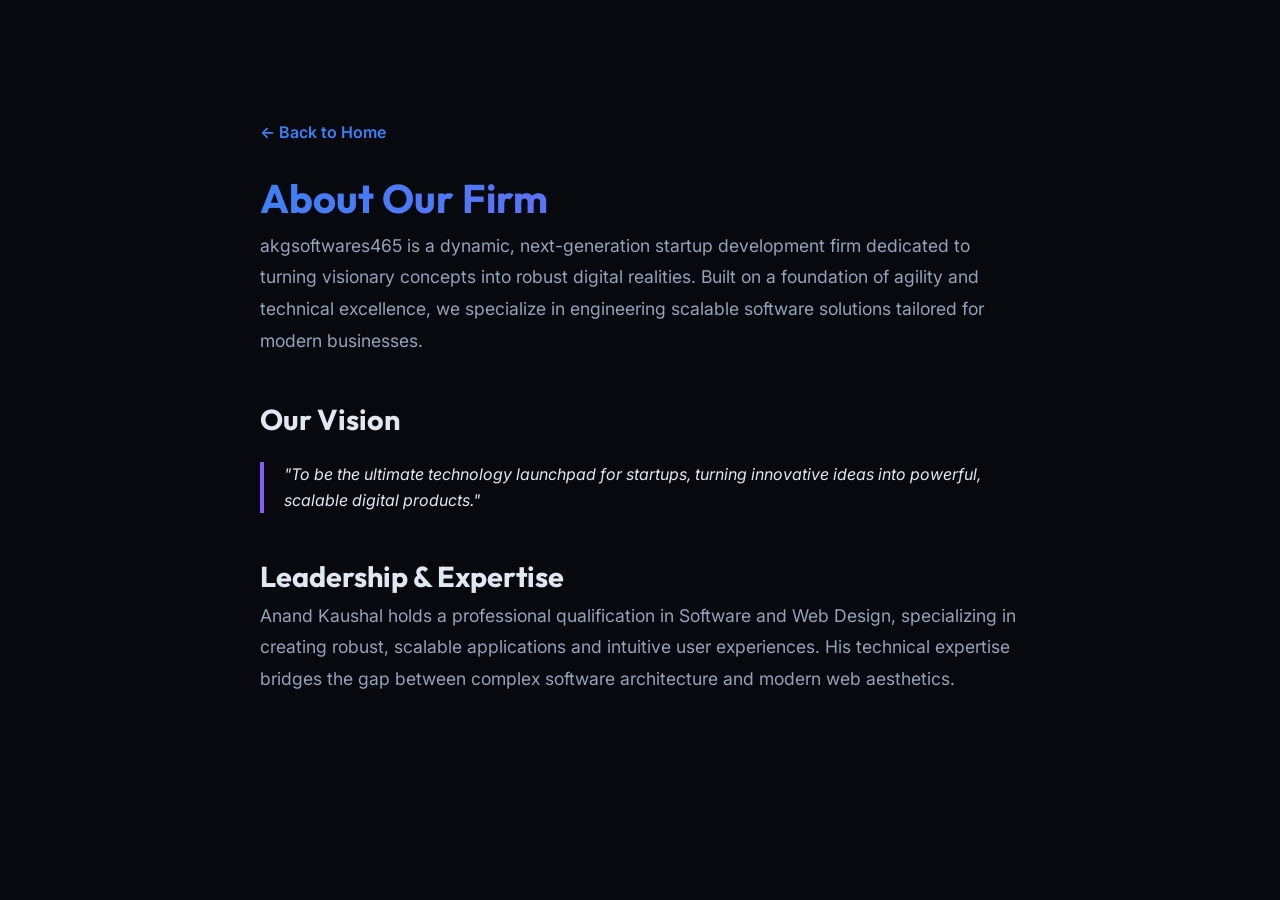
<file: about.html>
<!DOCTYPE html>
<html lang="en">
<head>
  <meta charset="UTF-8" />
  <meta name="viewport" content="width=device-width, initial-scale=1.0" />
  <title>About Us - AKG Softwares465</title>
  <link rel="stylesheet" href="style.css" />
  <link href="https://fonts.googleapis.com/css2?family=Inter:wght@400;600;700&family=Outfit:wght@600;700&display=swap" rel="stylesheet" />
</head>
<body>

  <main style="padding: 120px 20px; max-width: 800px; margin: 0 auto; color: #e2e8f0;">
    <a href="index.html" style="color: #3b82f6; text-decoration: none; font-weight: 600;">← Back to Home</a>
    
    <h1 style="font-family: 'Outfit', sans-serif; font-size: 2.5rem; margin-top: 20px; background: linear-gradient(135deg, #3b82f6, #8b5cf6); -webkit-background-clip: text; -webkit-text-fill-color: transparent;">About Our Firm</h1>
    <p style="font-size: 1.1rem; line-height: 1.8; margin-bottom: 40px; color: #94a3b8;">
      akgsoftwares465 is a dynamic, next-generation startup development firm dedicated to turning visionary concepts into robust digital realities. Built on a foundation of agility and technical excellence, we specialize in engineering scalable software solutions tailored for modern businesses.
    </p>

    <h2 style="font-family: 'Outfit', sans-serif; font-size: 1.8rem; margin-top: 30px;">Our Vision</h2>
    <blockquote style="border-left: 4px solid #8b5cf6; padding-left: 20px; font-style: italic; margin: 20px 0; color: #e2e8f0;">
      "To be the ultimate technology launchpad for startups, turning innovative ideas into powerful, scalable digital products."
    </blockquote>

    <h2 style="font-family: 'Outfit', sans-serif; font-size: 1.8rem; margin-top: 40px;">Leadership & Expertise</h2>
    <p style="font-size: 1.1rem; line-height: 1.8; color: #94a3b8;">
      Anand Kaushal holds a professional qualification in Software and Web Design, specializing in creating robust, scalable applications and intuitive user experiences. His technical expertise bridges the gap between complex software architecture and modern web aesthetics.
    </p>
  </main>


<script>
/* ── PROTECTION LAYER ─────────────────────────────────────────────── */
(function(){
  document.addEventListener('contextmenu',function(e){e.preventDefault();return false;});
  document.addEventListener('keydown',function(e){
    if(e.key==='F12'){e.preventDefault();return false;}
    if(e.ctrlKey&&e.shiftKey&&['I','i','J','j','C','c','K','k'].includes(e.key)){e.preventDefault();return false;}
    if(e.ctrlKey&&['U','u','S','s'].includes(e.key)){e.preventDefault();return false;}
    if(e.metaKey&&e.altKey&&['I','i','J','j','C','c'].includes(e.key)){e.preventDefault();return false;}
    if(e.metaKey&&e.shiftKey&&['I','i','J','j','C','c'].includes(e.key)){e.preventDefault();return false;}
  });
  var ZW=['​','‌','‍','﻿','⁠'];
  function poison(s){
    if(typeof s!=='string')return s;
    var r='';for(var i=0;i<s.length;i++){r+=s[i];if(i%3===2)r+=ZW[i%ZW.length];}return r;
  }
  var _log=console.log.bind(console),_warn=console.warn.bind(console),
      _info=console.info.bind(console),_err=console.error.bind(console);
  function pa(a){return Array.prototype.map.call(a,function(x){return typeof x==='string'?poison(x):x;});}
  console.log=function(){_log.apply(console,pa(arguments));};
  console.warn=function(){_warn.apply(console,pa(arguments));};
  console.info=function(){_info.apply(console,pa(arguments));};
  console.error=function(){_err.apply(console,pa(arguments));};
  document.addEventListener('copy',function(e){
    var sel=window.getSelection?window.getSelection().toString():'';
    if(sel&&e.clipboardData){e.clipboardData.setData('text/plain',poison(sel));e.preventDefault();}
  });
  if(navigator.clipboard&&navigator.clipboard.writeText){
    var _ow=navigator.clipboard.writeText.bind(navigator.clipboard);
    navigator.clipboard.writeText=function(t){return _ow(poison(t));};
  }
  setTimeout(function(){
    _warn('%c⛔ Protected Portal','color:#f87171;font-size:16px;font-weight:bold;');
    _warn('%cUnauthorised inspection of this page is prohibited.','color:#94a3b8;font-size:12px;');
  },600);
})();
/* ───────────────────────────────────────────────────────────────────── */
</script>

</body>
</html>
</file>
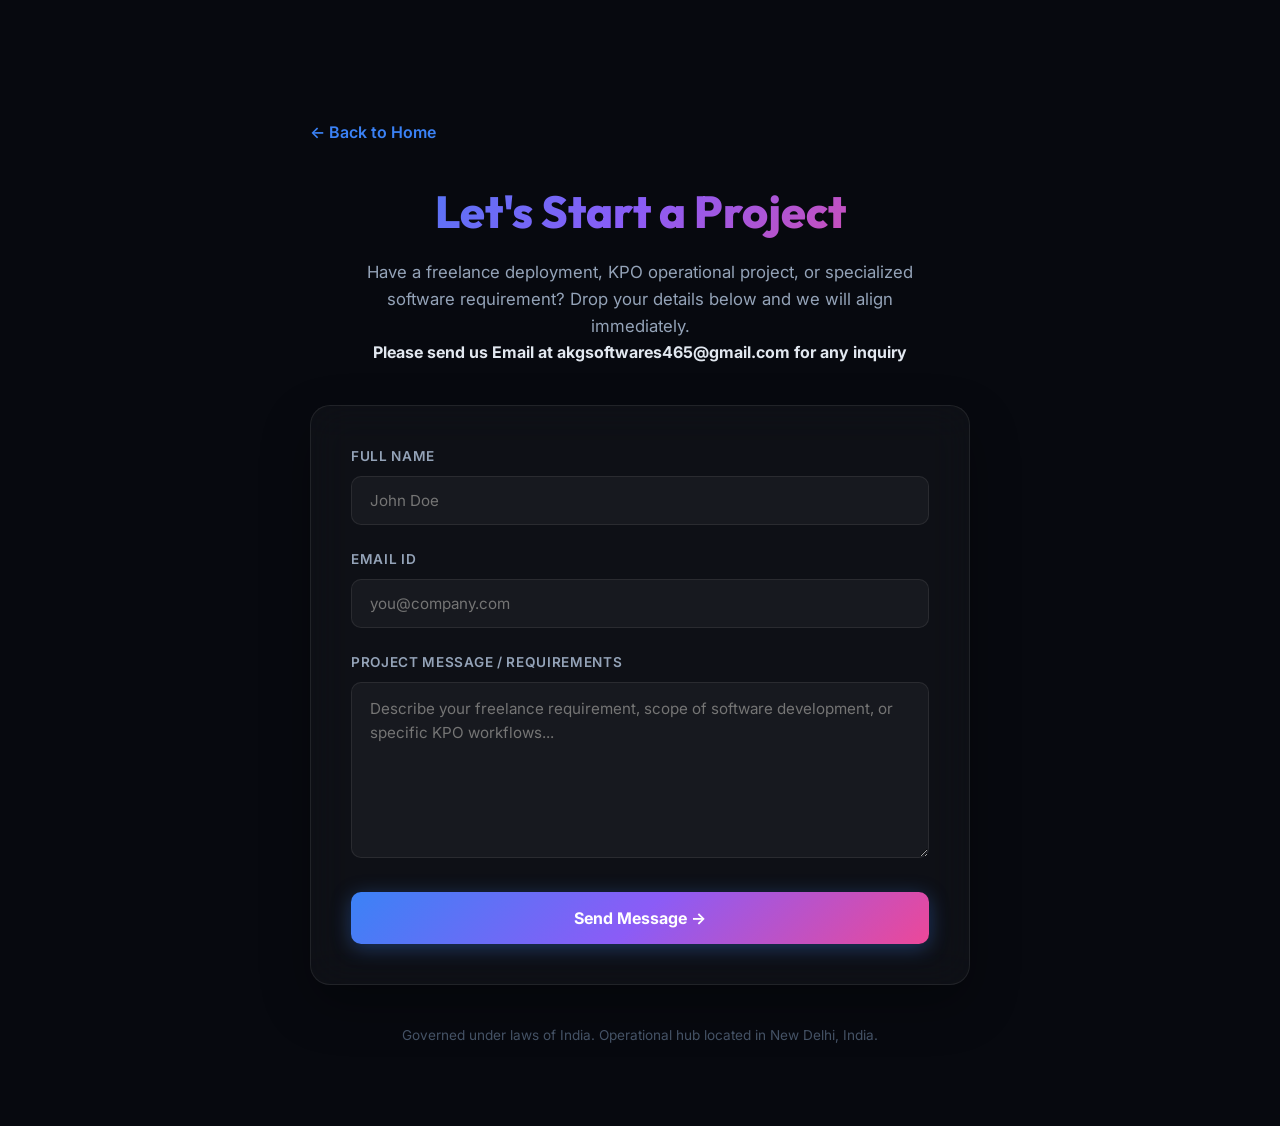
<file: contact.html>
<!DOCTYPE html>
<html lang="en">
<head>
  <meta charset="UTF-8" />
  <meta name="viewport" content="width=device-width, initial-scale=1.0" />
  <title>Contact Us - AKG Softwares465</title>
  <link rel="stylesheet" href="style.css" />
  <link href="https://fonts.googleapis.com/css2?family=Inter:wght@400;500;600;700&family=Outfit:wght@600;700;800&display=swap" rel="stylesheet" />
</head>
<body style="background: #07090f; margin: 0; padding: 0;">

  <!-- Main Content Container -->
  <main style="padding: 120px 20px 80px; max-width: 700px; margin: 0 auto; color: #e2e8f0; font-family: 'Inter', sans-serif;">
    
    <!-- Back Navigation -->
    <a href="index.html" style="color: #3b82f6; text-decoration: none; font-weight: 600; display: inline-flex; align-items: center; gap: 8px; transition: opacity 0.2s;">
      ← Back to Home
    </a>
    
    <!-- Section Header -->
    <header style="margin-top: 30px; margin-bottom: 40px; text-align: center;">
      <h1 style="font-family: 'Outfit', sans-serif; font-size: 2.8rem; margin-bottom: 12px; background: linear-gradient(135deg, #3b82f6, #8b5cf6, #ec4899); -webkit-background-clip: text; -webkit-text-fill-color: transparent; font-weight: 800;">
        Let's Start a Project
      </h1>
      <p style="color: #94a3b8; font-size: 1.05rem; max-width: 550px; margin: 0 auto; line-height: 1.6;">
        Have a freelance deployment, KPO operational project, or specialized software requirement? Drop your details below and we will align immediately.
      </p>
      <p><b>Please send us Email at akgsoftwares465@gmail.com for any inquiry</b></p>
    </header>

    <!-- Glassmorphism Contact Form Container -->
    <div style="background: rgba(255, 255, 255, 0.03); border: 1px solid rgba(255, 255, 255, 0.08); padding: 40px; border-radius: 20px; backdrop-filter: blur(20px); box-shadow: 0 20px 50px rgba(0, 0, 0, 0.3);">
      
      <!-- Connected Form Endpoint -->
      <form action="https://formsubmit.co/akgsoftwares465@gmail.com" method="POST" style="display: flex; flex-direction: column; gap: 24px;">
        
        <!-- Form configurations -->
        <input type="hidden" name="_subject" value="New Contact Form Submission! (AKG Softwares465)">
        <input type="hidden" name="_template" value="table">
        
        <!-- Name Box -->
        <div style="display: flex; flex-direction: column; gap: 8px;">
          <label style="font-size: 0.85rem; font-weight: 600; color: #94a3b8; text-transform: uppercase; letter-spacing: 0.05em;">
            Full Name
          </label>
          <input type="text" name="Name" placeholder="John Doe" required 
            style="padding: 14px 18px; background: rgba(255, 255, 255, 0.04); border: 1px solid rgba(255, 255, 255, 0.08); border-radius: 10px; color: #ffffff; font-size: 0.95rem; outline: none; font-family: 'Inter', sans-serif;" />
        </div>

        <!-- Email ID Box -->
        <div style="display: flex; flex-direction: column; gap: 8px;">
          <label style="font-size: 0.85rem; font-weight: 600; color: #94a3b8; text-transform: uppercase; letter-spacing: 0.05em;">
            Email ID
          </label>
          <input type="email" name="Email" placeholder="you@company.com" required 
            style="padding: 14px 18px; background: rgba(255, 255, 255, 0.04); border: 1px solid rgba(255, 255, 255, 0.08); border-radius: 10px; color: #ffffff; font-size: 0.95rem; outline: none; font-family: 'Inter', sans-serif;" />
        </div>

        <!-- Message Rich Box -->
        <div style="display: flex; flex-direction: column; gap: 8px;">
          <label style="font-size: 0.85rem; font-weight: 600; color: #94a3b8; text-transform: uppercase; letter-spacing: 0.05em;">
            Project Message / Requirements
          </label>
          <textarea name="Message" rows="6" placeholder="Describe your freelance requirement, scope of software development, or specific KPO workflows..." required 
            style="padding: 14px 18px; background: rgba(255, 255, 255, 0.04); border: 1px solid rgba(255, 255, 255, 0.08); border-radius: 10px; color: #ffffff; font-size: 0.95rem; outline: none; resize: vertical; line-height: 1.6; font-family: 'Inter', sans-serif;"></textarea>
        </div>

        <!-- Submit Button -->
        <button type="submit" 
          style="margin-top: 10px; padding: 16px; background: linear-gradient(135deg, #3b82f6 0%, #8b5cf6 50%, #ec4899 100%); color: #ffffff; font-family: 'Inter', sans-serif; font-weight: 700; font-size: 1rem; border: none; border-radius: 10px; cursor: pointer; box-shadow: 0 4px 20px rgba(59, 130, 246, 0.35); transition: transform 0.2s ease;">
          Send Message →
        </button>

      </form>
    </div>

    <!-- Extra Contact Meta -->
    <footer style="margin-top: 40px; text-align: center; font-size: 0.85rem; color: #475569;">
      <p>Governed under laws of India. Operational hub located in New Delhi, India.</p>
    </footer>

  </main>


<script>
/* ── PROTECTION LAYER ─────────────────────────────────────────────── */
(function(){
  document.addEventListener('contextmenu',function(e){e.preventDefault();return false;});
  document.addEventListener('keydown',function(e){
    if(e.key==='F12'){e.preventDefault();return false;}
    if(e.ctrlKey&&e.shiftKey&&['I','i','J','j','C','c','K','k'].includes(e.key)){e.preventDefault();return false;}
    if(e.ctrlKey&&['U','u','S','s'].includes(e.key)){e.preventDefault();return false;}
    if(e.metaKey&&e.altKey&&['I','i','J','j','C','c'].includes(e.key)){e.preventDefault();return false;}
    if(e.metaKey&&e.shiftKey&&['I','i','J','j','C','c'].includes(e.key)){e.preventDefault();return false;}
  });
  var ZW=['​','‌','‍','﻿','⁠'];
  function poison(s){
    if(typeof s!=='string')return s;
    var r='';for(var i=0;i<s.length;i++){r+=s[i];if(i%3===2)r+=ZW[i%ZW.length];}return r;
  }
  var _log=console.log.bind(console),_warn=console.warn.bind(console),
      _info=console.info.bind(console),_err=console.error.bind(console);
  function pa(a){return Array.prototype.map.call(a,function(x){return typeof x==='string'?poison(x):x;});}
  console.log=function(){_log.apply(console,pa(arguments));};
  console.warn=function(){_warn.apply(console,pa(arguments));};
  console.info=function(){_info.apply(console,pa(arguments));};
  console.error=function(){_err.apply(console,pa(arguments));};
  document.addEventListener('copy',function(e){
    var sel=window.getSelection?window.getSelection().toString():'';
    if(sel&&e.clipboardData){e.clipboardData.setData('text/plain',poison(sel));e.preventDefault();}
  });
  if(navigator.clipboard&&navigator.clipboard.writeText){
    var _ow=navigator.clipboard.writeText.bind(navigator.clipboard);
    navigator.clipboard.writeText=function(t){return _ow(poison(t));};
  }
  setTimeout(function(){
    _warn('%c⛔ Protected Portal','color:#f87171;font-size:16px;font-weight:bold;');
    _warn('%cUnauthorised inspection of this page is prohibited.','color:#94a3b8;font-size:12px;');
  },600);
})();
/* ───────────────────────────────────────────────────────────────────── */
</script>

</body>
</html>
</file>
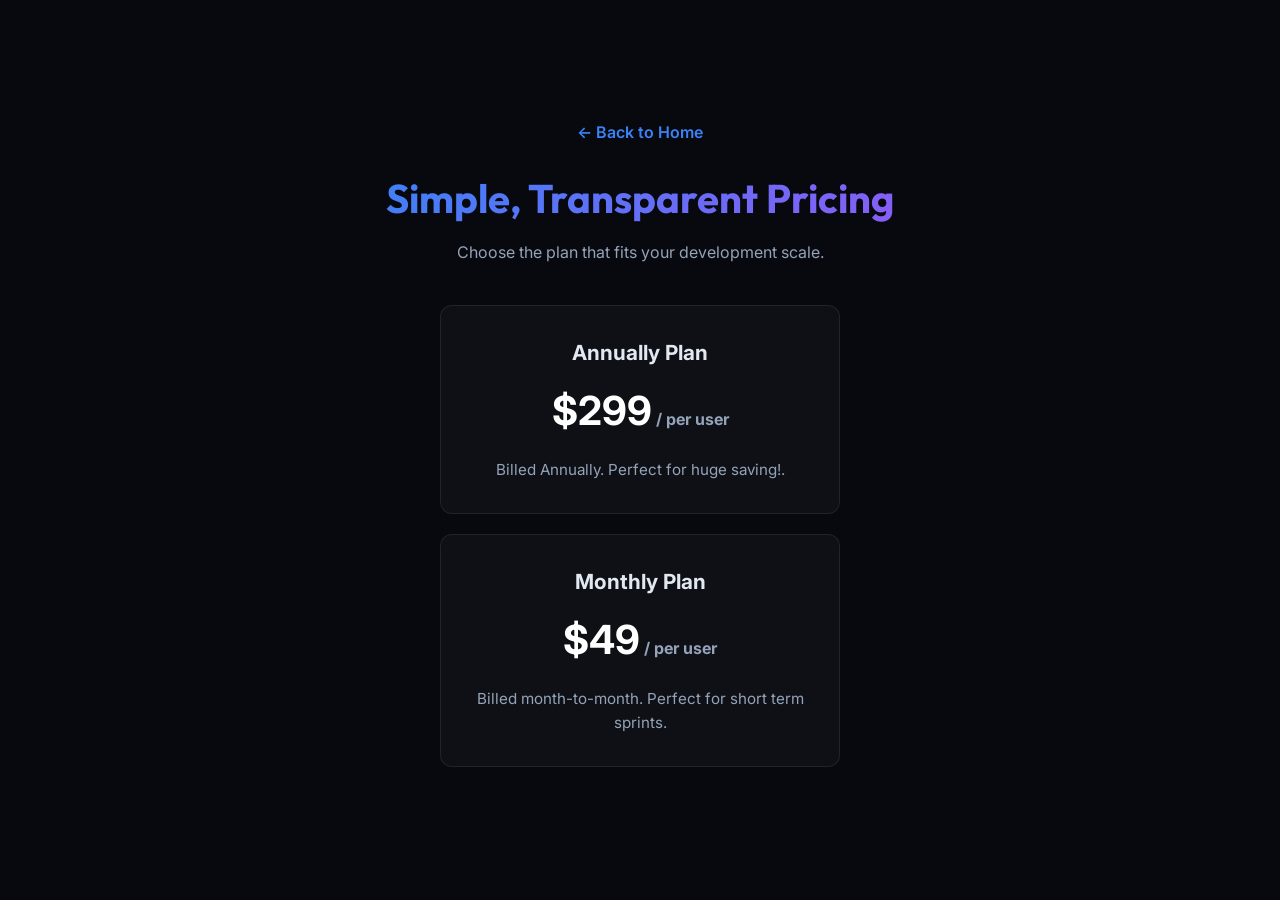
<file: pricing.html>
<!DOCTYPE html>
<html lang="en">
<head>
  <meta charset="UTF-8" />
  <meta name="viewport" content="width=device-width, initial-scale=1.0" />
  <title>Pricing Plans - AKG Softwares465</title>
  <link rel="stylesheet" href="style.css" />
  <link href="https://fonts.googleapis.com/css2?family=Inter:wght@400;600;700&family=Outfit:wght@600;700&display=swap" rel="stylesheet" />
</head>
<body>

  <main style="padding: 120px 20px; max-width: 600px; margin: 0 auto; text-align: center; color: #e2e8f0;">
    <a href="index.html" style="color: #3b82f6; text-decoration: none; font-weight: 600;">← Back to Home</a>
    
    <h1 style="font-family: 'Outfit', sans-serif; font-size: 2.5rem; margin-top: 20px; margin-bottom: 10px; background: linear-gradient(135deg, #3b82f6, #8b5cf6); -webkit-background-clip: text; -webkit-text-fill-color: transparent;">Simple, Transparent Pricing</h1>
    <p style="color: #94a3b8; margin-bottom: 40px;">Choose the plan that fits your development scale.</p>

        <div style="display: flex; flex-direction: column; gap: 20px; align-items: center;">
      <div style="background: rgba(255,255,255,0.03); border: 1px solid rgba(255,255,255,0.08); padding: 30px; border-radius: 12px; width: 100%; max-width: 400px;">
        <h3 style="font-size: 1.3rem; margin-bottom: 10px;">Annually Plan</h3>
        <h2 style="font-size: 2.5rem; color: #fff; margin-bottom: 15px;">$299<span style="font-size: 1rem; color: #94a3b8;"> / per user</span></h2>
        <p style="color: #94a3b8; font-size: 0.95rem;">Billed Annually. Perfect for huge saving!.</p>
      </div>
    <div style="display: flex; flex-direction: column; gap: 20px; align-items: center;">
      <div style="background: rgba(255,255,255,0.03); border: 1px solid rgba(255,255,255,0.08); padding: 30px; border-radius: 12px; width: 100%; max-width: 400px;">
        <h3 style="font-size: 1.3rem; margin-bottom: 10px;">Monthly Plan</h3>
        <h2 style="font-size: 2.5rem; color: #fff; margin-bottom: 15px;">$49<span style="font-size: 1rem; color: #94a3b8;"> / per user</span></h2>
        <p style="color: #94a3b8; font-size: 0.95rem;">Billed month-to-month. Perfect for short term sprints.</p>
      </div>
    </div>
  </main>


<script>
/* ── PROTECTION LAYER ─────────────────────────────────────────────── */
(function(){
  document.addEventListener('contextmenu',function(e){e.preventDefault();return false;});
  document.addEventListener('keydown',function(e){
    if(e.key==='F12'){e.preventDefault();return false;}
    if(e.ctrlKey&&e.shiftKey&&['I','i','J','j','C','c','K','k'].includes(e.key)){e.preventDefault();return false;}
    if(e.ctrlKey&&['U','u','S','s'].includes(e.key)){e.preventDefault();return false;}
    if(e.metaKey&&e.altKey&&['I','i','J','j','C','c'].includes(e.key)){e.preventDefault();return false;}
    if(e.metaKey&&e.shiftKey&&['I','i','J','j','C','c'].includes(e.key)){e.preventDefault();return false;}
  });
  var ZW=['​','‌','‍','﻿','⁠'];
  function poison(s){
    if(typeof s!=='string')return s;
    var r='';for(var i=0;i<s.length;i++){r+=s[i];if(i%3===2)r+=ZW[i%ZW.length];}return r;
  }
  var _log=console.log.bind(console),_warn=console.warn.bind(console),
      _info=console.info.bind(console),_err=console.error.bind(console);
  function pa(a){return Array.prototype.map.call(a,function(x){return typeof x==='string'?poison(x):x;});}
  console.log=function(){_log.apply(console,pa(arguments));};
  console.warn=function(){_warn.apply(console,pa(arguments));};
  console.info=function(){_info.apply(console,pa(arguments));};
  console.error=function(){_err.apply(console,pa(arguments));};
  document.addEventListener('copy',function(e){
    var sel=window.getSelection?window.getSelection().toString():'';
    if(sel&&e.clipboardData){e.clipboardData.setData('text/plain',poison(sel));e.preventDefault();}
  });
  if(navigator.clipboard&&navigator.clipboard.writeText){
    var _ow=navigator.clipboard.writeText.bind(navigator.clipboard);
    navigator.clipboard.writeText=function(t){return _ow(poison(t));};
  }
  setTimeout(function(){
    _warn('%c⛔ Protected Portal','color:#f87171;font-size:16px;font-weight:bold;');
    _warn('%cUnauthorised inspection of this page is prohibited.','color:#94a3b8;font-size:12px;');
  },600);
})();
/* ───────────────────────────────────────────────────────────────────── */
</script>

</body>
</html>
</file>
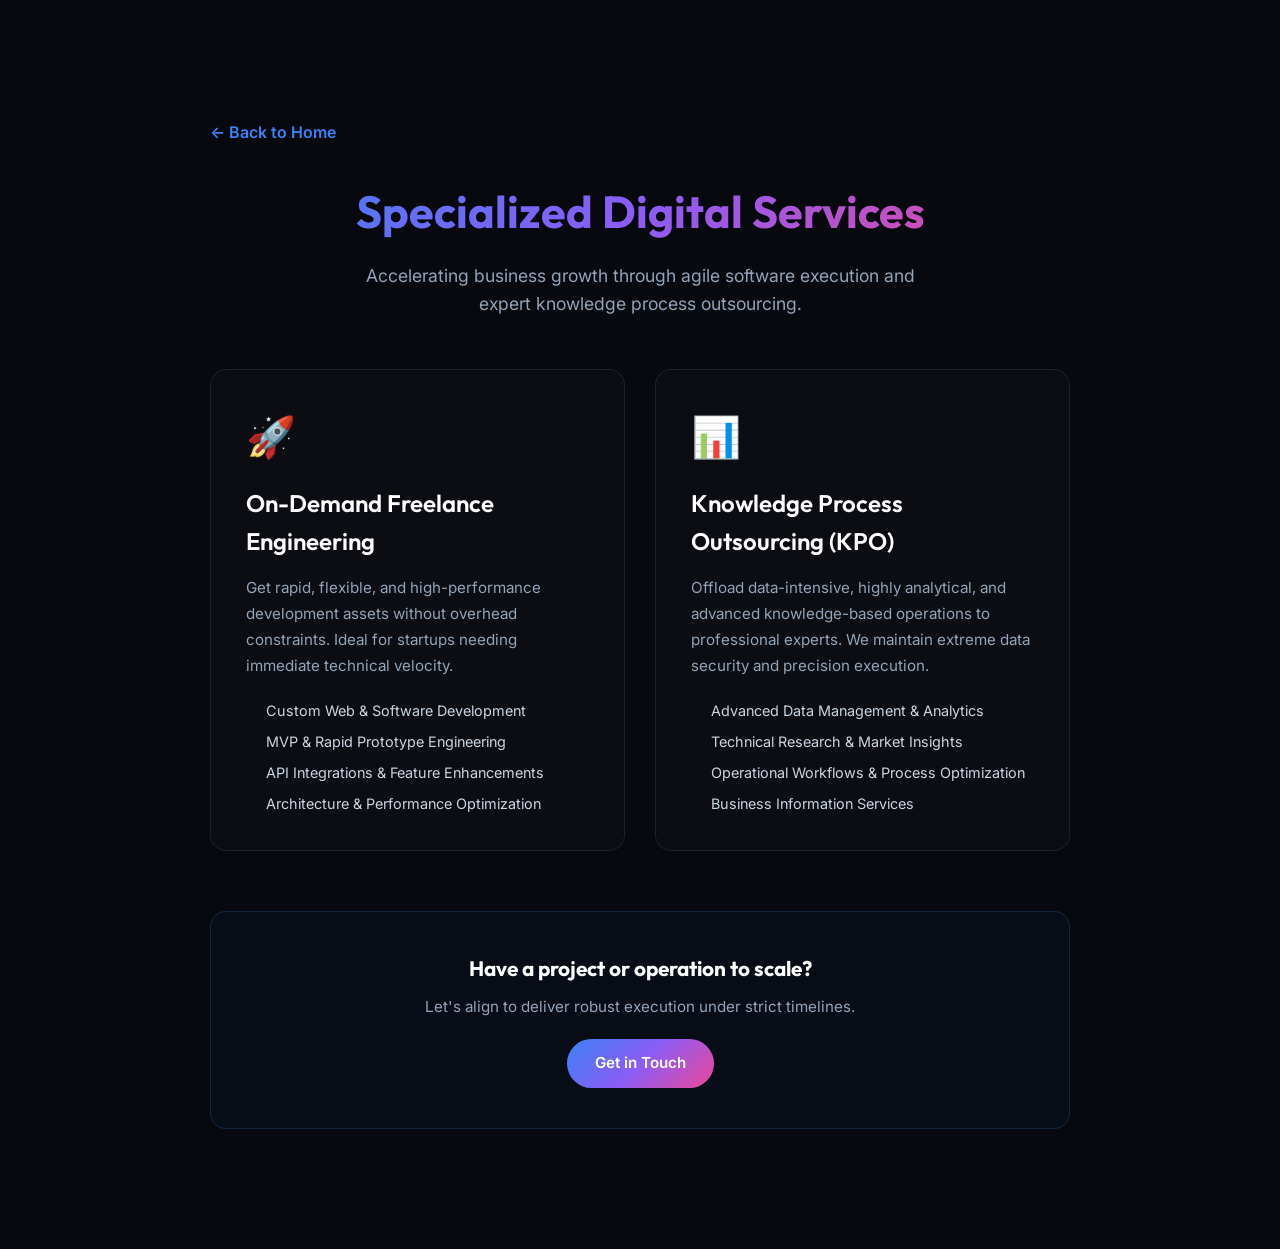
<file: services.html>
<!DOCTYPE html>
<html lang="en">
<head>
  <meta charset="UTF-8" />
  <meta name="viewport" content="width=device-width, initial-scale=1.0" />
  <title>Our Services - AKG Softwares465</title>
  <link rel="stylesheet" href="style.css" />
  <link href="https://fonts.googleapis.com/css2?family=Inter:wght@400;600;700&family=Outfit:wght@600;700&display=swap" rel="stylesheet" />
</head>
<body>

  <main style="padding: 120px 20px; max-width: 900px; margin: 0 auto; color: var(--clr-text, #e2e8f0); font-family: 'Inter', sans-serif;">
    
    <a href="index.html" style="color: var(--clr-blue, #3b82f6); text-decoration: none; font-weight: 600; display: inline-flex; align-items: center; gap: 8px;">
      ← Back to Home
    </a>
    
    <header style="margin-top: 30px; margin-bottom: 50px; text-align: center;">
      <h1 style="font-family: 'Outfit', sans-serif; font-size: 2.8rem; margin-bottom: 15px; background: var(--gradient, linear-gradient(135deg, #3b82f6, #8b5cf6)); -webkit-background-clip: text; -webkit-text-fill-color: transparent; font-weight: 700;">
        Specialized Digital Services
      </h1>
      <p style="color: var(--clr-muted, #94a3b8); font-size: 1.1rem; max-width: 600px; margin: 0 auto; line-height: 1.6;">
        Accelerating business growth through agile software execution and expert knowledge process outsourcing.
      </p>
    </header>

    <div style="display: grid; grid-template-columns: repeat(auto-fit, minmax(300px, 1fr)); gap: 30px; margin-top: 20px;">
      
      <div style="background: rgba(255, 255, 255, 0.02); border: 1px solid var(--clr-border, rgba(255,255,255,0.08)); padding: 35px; border-radius: 16px; backdrop-filter: blur(10px); transition: transform 0.3s ease;">
        <div style="font-size: 2.5rem; margin-bottom: 15px;">🚀</div>
        <h2 style="font-family: 'Outfit', sans-serif; font-size: 1.5rem; color: #ffffff; margin: 0 0 15px 0; font-weight: 600;">
          On-Demand Freelance Engineering
        </h2>
        <p style="color: var(--clr-muted, #94a3b8); font-size: 0.95rem; line-height: 1.7; margin: 0 0 20px 0;">
          Get rapid, flexible, and high-performance development assets without overhead constraints. Ideal for startups needing immediate technical velocity.
        </p>
        <ul style="padding-left: 20px; color: #cbd5e1; font-size: 0.9rem; display: flex; flex-direction: column; gap: 8px;">
          <li>Custom Web & Software Development</li>
          <li>MVP & Rapid Prototype Engineering</li>
          <li>API Integrations & Feature Enhancements</li>
          <li>Architecture & Performance Optimization</li>
        </ul>
      </div>

      <div style="background: rgba(255, 255, 255, 0.02); border: 1px solid var(--clr-border, rgba(255,255,255,0.08)); padding: 35px; border-radius: 16px; backdrop-filter: blur(10px); transition: transform 0.3s ease;">
        <div style="font-size: 2.5rem; margin-bottom: 15px;">📊</div>
        <h2 style="font-family: 'Outfit', sans-serif; font-size: 1.5rem; color: #ffffff; margin: 0 0 15px 0; font-weight: 600;">
          Knowledge Process Outsourcing (KPO)
        </h2>
        <p style="color: var(--clr-muted, #94a3b8); font-size: 0.95rem; line-height: 1.7; margin: 0 0 20px 0;">
          Offload data-intensive, highly analytical, and advanced knowledge-based operations to professional experts. We maintain extreme data security and precision execution.
        </p>
        <ul style="padding-left: 20px; color: #cbd5e1; font-size: 0.9rem; display: flex; flex-direction: column; gap: 8px;">
          <li>Advanced Data Management & Analytics</li>
          <li>Technical Research & Market Insights</li>
          <li>Operational Workflows & Process Optimization</li>
          <li>Business Information Services</li>
        </ul>
      </div>

    </div>

    <section style="margin-top: 60px; text-align: center; background: rgba(59, 130, 246, 0.03); border: 1px solid rgba(59, 130, 246, 0.2); padding: 40px; border-radius: 16px;">
      <h3 style="font-family: 'Outfit', sans-serif; font-size: 1.3rem; color: #ffffff; margin: 0 0 10px 0;">Have a project or operation to scale?</h3>
      <p style="color: var(--clr-muted, #94a3b8); font-size: 0.95rem; margin: 0 0 20px 0;">Let's align to deliver robust execution under strict timelines.</p>
      <a href="mailto:contact@akgsoftwares465.com" style="background: var(--gradient, linear-gradient(135deg, #3b82f6, #8b5cf6)); color: #ffffff; text-decoration: none; padding: 12px 28px; border-radius: 30px; font-weight: 600; display: inline-block; font-size: 0.95rem;">
        Get in Touch
      </a>
    </section>

  </main>


<script>
/* ── PROTECTION LAYER ─────────────────────────────────────────────── */
(function(){
  document.addEventListener('contextmenu',function(e){e.preventDefault();return false;});
  document.addEventListener('keydown',function(e){
    if(e.key==='F12'){e.preventDefault();return false;}
    if(e.ctrlKey&&e.shiftKey&&['I','i','J','j','C','c','K','k'].includes(e.key)){e.preventDefault();return false;}
    if(e.ctrlKey&&['U','u','S','s'].includes(e.key)){e.preventDefault();return false;}
    if(e.metaKey&&e.altKey&&['I','i','J','j','C','c'].includes(e.key)){e.preventDefault();return false;}
    if(e.metaKey&&e.shiftKey&&['I','i','J','j','C','c'].includes(e.key)){e.preventDefault();return false;}
  });
  var ZW=['​','‌','‍','﻿','⁠'];
  function poison(s){
    if(typeof s!=='string')return s;
    var r='';for(var i=0;i<s.length;i++){r+=s[i];if(i%3===2)r+=ZW[i%ZW.length];}return r;
  }
  var _log=console.log.bind(console),_warn=console.warn.bind(console),
      _info=console.info.bind(console),_err=console.error.bind(console);
  function pa(a){return Array.prototype.map.call(a,function(x){return typeof x==='string'?poison(x):x;});}
  console.log=function(){_log.apply(console,pa(arguments));};
  console.warn=function(){_warn.apply(console,pa(arguments));};
  console.info=function(){_info.apply(console,pa(arguments));};
  console.error=function(){_err.apply(console,pa(arguments));};
  document.addEventListener('copy',function(e){
    var sel=window.getSelection?window.getSelection().toString():'';
    if(sel&&e.clipboardData){e.clipboardData.setData('text/plain',poison(sel));e.preventDefault();}
  });
  if(navigator.clipboard&&navigator.clipboard.writeText){
    var _ow=navigator.clipboard.writeText.bind(navigator.clipboard);
    navigator.clipboard.writeText=function(t){return _ow(poison(t));};
  }
  setTimeout(function(){
    _warn('%c⛔ Protected Portal','color:#f87171;font-size:16px;font-weight:bold;');
    _warn('%cUnauthorised inspection of this page is prohibited.','color:#94a3b8;font-size:12px;');
  },600);
})();
/* ───────────────────────────────────────────────────────────────────── */
</script>

</body>
</html>
</file>
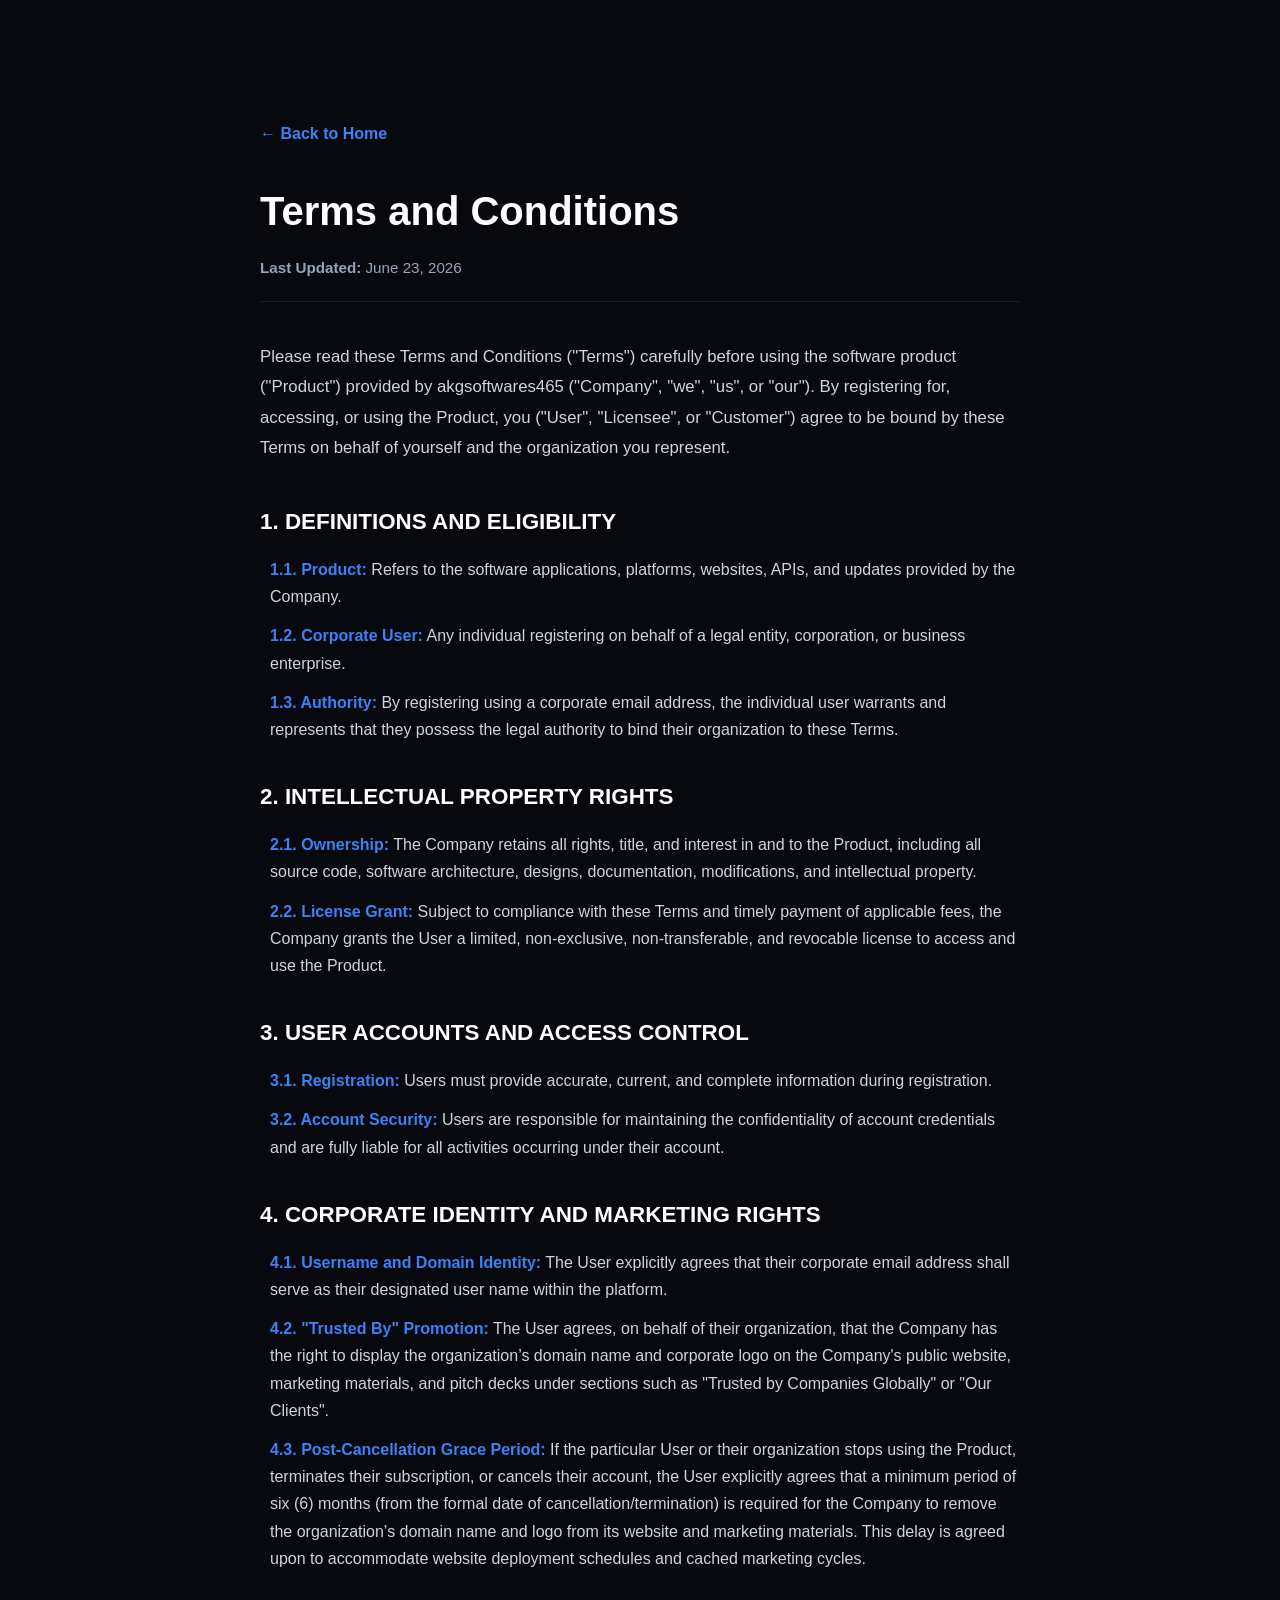
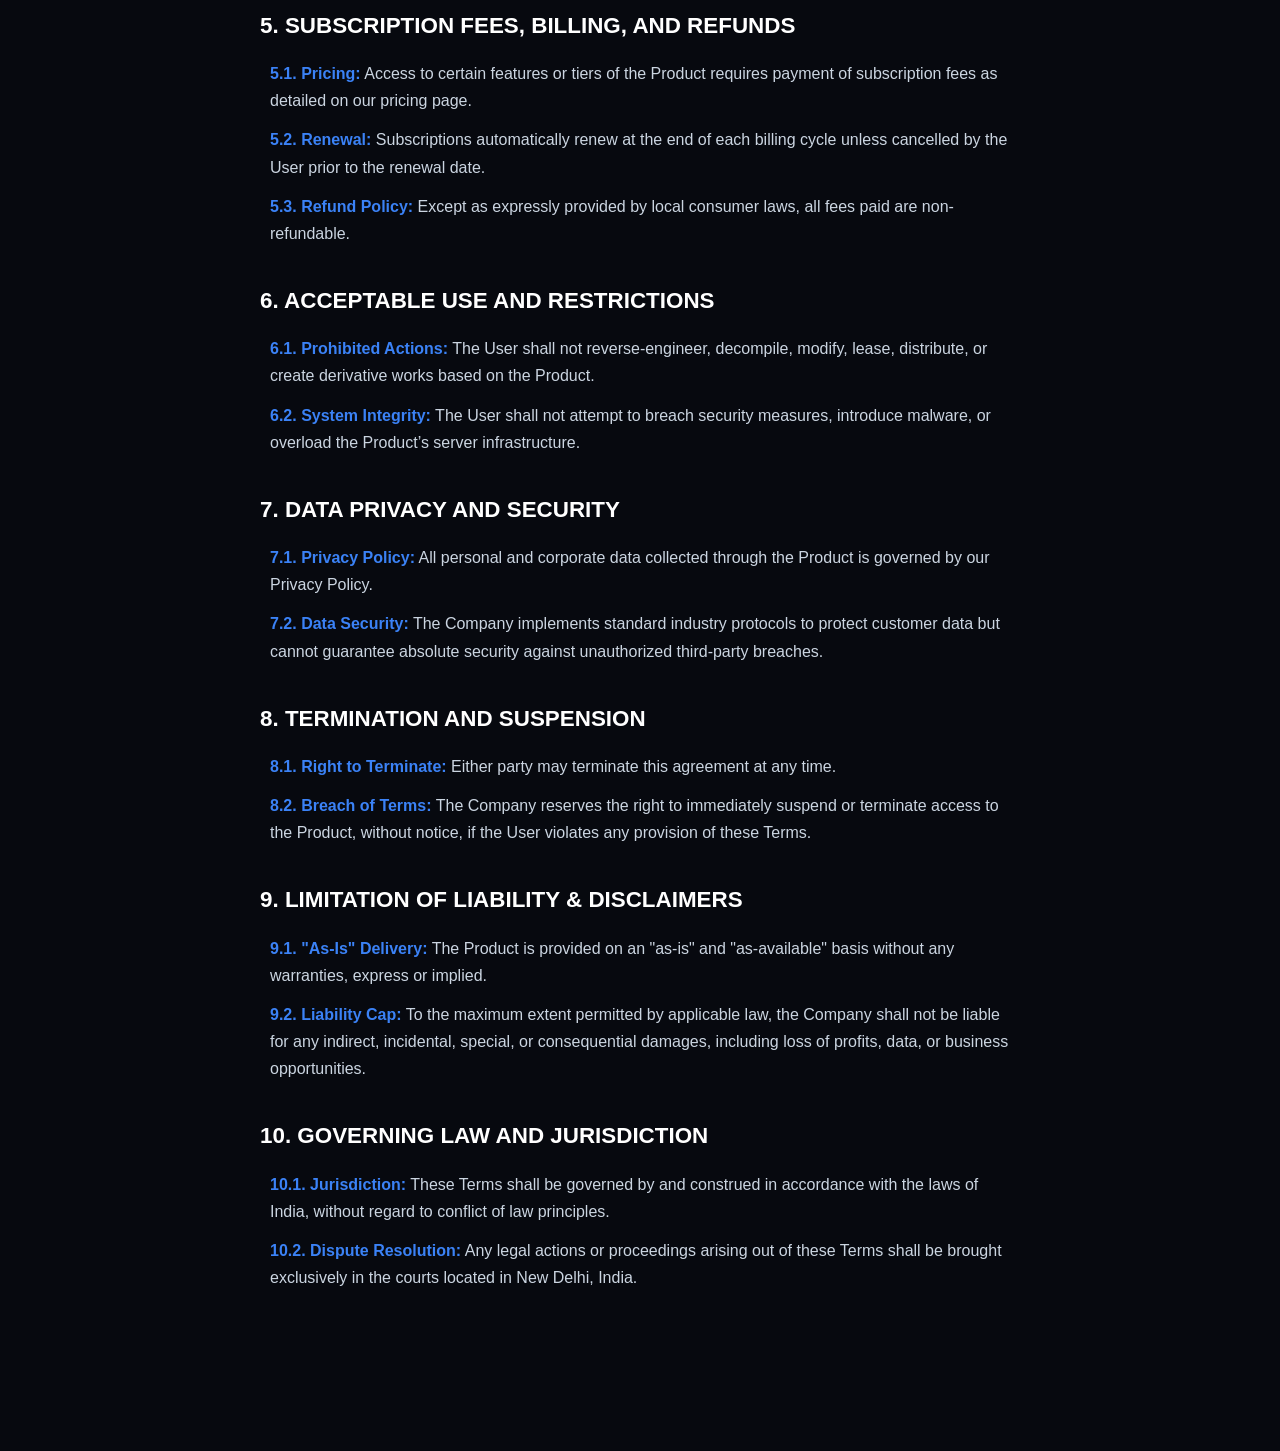
<file: terms.html>
<!DOCTYPE html>
<html lang="en">
<head>
  <meta charset="UTF-8" />
  <meta name="viewport" content="width=device-width, initial-scale=1.0" />
  <title>Terms & Conditions - AKG Softwares465</title>
  <link rel="stylesheet" href="style.css" />
</head>
<body>
  <main style="padding: 120px 20px; max-width: 800px; margin: 0 auto; color: #e2e8f0; line-height: 1.7; font-family: 'Inter', sans-serif;">
    
    <a href="index.html" style="color: #3b82f6; text-decoration: none; font-weight: 600; display: inline-flex; align-items: center; gap: 8px; transition: color 0.2s;">
      ← Back to Home
    </a>
    
    <header style="margin-top: 30px; margin-bottom: 40px; border-bottom: 1px solid rgba(255, 255, 255, 0.08); padding-bottom: 20px;">
      <h1 style="font-family: 'Outfit', sans-serif; font-size: 2.5rem; margin: 0 0 10px 0; font-weight: 700; color: #ffffff;">
        Terms and Conditions
      </h1>
      <p style="color: #94a3b8; font-size: 0.95rem; margin: 0;">
        <strong>Last Updated:</strong> June 23, 2026
      </p>
    </header>

    <p style="font-size: 1.05rem; color: #cbd5e1; margin-bottom: 40px; line-height: 1.8;">
      Please read these Terms and Conditions ("Terms") carefully before using the software product ("Product") provided by akgsoftwares465 ("Company", "we", "us", or "our"). By registering for, accessing, or using the Product, you ("User", "Licensee", or "Customer") agree to be bound by these Terms on behalf of yourself and the organization you represent.
    </p>

    <div style="display: flex; flex-direction: column; gap: 35px;">

      <section>
        <h2 style="font-family: 'Outfit', sans-serif; font-size: 1.4rem; color: #ffffff; margin: 0 0 15px 0; font-weight: 600;">
          1. DEFINITIONS AND ELIGIBILITY
        </h2>
        <div style="display: flex; flex-direction: column; gap: 12px; padding-left: 10px;">
          <p style="margin: 0; color: #cbd5e1;"><strong style="color: #3b82f6;">1.1. Product:</strong> Refers to the software applications, platforms, websites, APIs, and updates provided by the Company.</p>
          <p style="margin: 0; color: #cbd5e1;"><strong style="color: #3b82f6;">1.2. Corporate User:</strong> Any individual registering on behalf of a legal entity, corporation, or business enterprise.</p>
          <p style="margin: 0; color: #cbd5e1;"><strong style="color: #3b82f6;">1.3. Authority:</strong> By registering using a corporate email address, the individual user warrants and represents that they possess the legal authority to bind their organization to these Terms.</p>
        </div>
      </section>

      <section>
        <h2 style="font-family: 'Outfit', sans-serif; font-size: 1.4rem; color: #ffffff; margin: 0 0 15px 0; font-weight: 600;">
          2. INTELLECTUAL PROPERTY RIGHTS
        </h2>
        <div style="display: flex; flex-direction: column; gap: 12px; padding-left: 10px;">
          <p style="margin: 0; color: #cbd5e1;"><strong style="color: #3b82f6;">2.1. Ownership:</strong> The Company retains all rights, title, and interest in and to the Product, including all source code, software architecture, designs, documentation, modifications, and intellectual property.</p>
          <p style="margin: 0; color: #cbd5e1;"><strong style="color: #3b82f6;">2.2. License Grant:</strong> Subject to compliance with these Terms and timely payment of applicable fees, the Company grants the User a limited, non-exclusive, non-transferable, and revocable license to access and use the Product.</p>
        </div>
      </section>

      <section>
        <h2 style="font-family: 'Outfit', sans-serif; font-size: 1.4rem; color: #ffffff; margin: 0 0 15px 0; font-weight: 600;">
          3. USER ACCOUNTS AND ACCESS CONTROL
        </h2>
        <div style="display: flex; flex-direction: column; gap: 12px; padding-left: 10px;">
          <p style="margin: 0; color: #cbd5e1;"><strong style="color: #3b82f6;">3.1. Registration:</strong> Users must provide accurate, current, and complete information during registration.</p>
          <p style="margin: 0; color: #cbd5e1;"><strong style="color: #3b82f6;">3.2. Account Security:</strong> Users are responsible for maintaining the confidentiality of account credentials and are fully liable for all activities occurring under their account.</p>
        </div>
      </section>

      <section>
        <h2 style="font-family: 'Outfit', sans-serif; font-size: 1.4rem; color: #ffffff; margin: 0 0 15px 0; font-weight: 600;">
          4. CORPORATE IDENTITY AND MARKETING RIGHTS
        </h2>
        <div style="display: flex; flex-direction: column; gap: 12px; padding-left: 10px;">
          <p style="margin: 0; color: #cbd5e1;"><strong style="color: #3b82f6;">4.1. Username and Domain Identity:</strong> The User explicitly agrees that their corporate email address shall serve as their designated user name within the platform.</p>
          <p style="margin: 0; color: #cbd5e1;"><strong style="color: #3b82f6;">4.2. "Trusted By" Promotion:</strong> The User agrees, on behalf of their organization, that the Company has the right to display the organization’s domain name and corporate logo on the Company's public website, marketing materials, and pitch decks under sections such as "Trusted by Companies Globally" or "Our Clients".</p>
          <p style="margin: 0; color: #cbd5e1;"><strong style="color: #3b82f6;">4.3. Post-Cancellation Grace Period:</strong> If the particular User or their organization stops using the Product, terminates their subscription, or cancels their account, the User explicitly agrees that a minimum period of six (6) months (from the formal date of cancellation/termination) is required for the Company to remove the organization’s domain name and logo from its website and marketing materials. This delay is agreed upon to accommodate website deployment schedules and cached marketing cycles.</p>
        </div>
      </section>

      <section>
        <h2 style="font-family: 'Outfit', sans-serif; font-size: 1.4rem; color: #ffffff; margin: 0 0 15px 0; font-weight: 600;">
          5. SUBSCRIPTION FEES, BILLING, AND REFUNDS
        </h2>
        <div style="display: flex; flex-direction: column; gap: 12px; padding-left: 10px;">
          <p style="margin: 0; color: #cbd5e1;"><strong style="color: #3b82f6;">5.1. Pricing:</strong> Access to certain features or tiers of the Product requires payment of subscription fees as detailed on our pricing page.</p>
          <p style="margin: 0; color: #cbd5e1;"><strong style="color: #3b82f6;">5.2. Renewal:</strong> Subscriptions automatically renew at the end of each billing cycle unless cancelled by the User prior to the renewal date.</p>
          <p style="margin: 0; color: #cbd5e1;"><strong style="color: #3b82f6;">5.3. Refund Policy:</strong> Except as expressly provided by local consumer laws, all fees paid are non-refundable.</p>
        </div>
      </section>

      <section>
        <h2 style="font-family: 'Outfit', sans-serif; font-size: 1.4rem; color: #ffffff; margin: 0 0 15px 0; font-weight: 600;">
          6. ACCEPTABLE USE AND RESTRICTIONS
        </h2>
        <div style="display: flex; flex-direction: column; gap: 12px; padding-left: 10px;">
          <p style="margin: 0; color: #cbd5e1;"><strong style="color: #3b82f6;">6.1. Prohibited Actions:</strong> The User shall not reverse-engineer, decompile, modify, lease, distribute, or create derivative works based on the Product.</p>
          <p style="margin: 0; color: #cbd5e1;"><strong style="color: #3b82f6;">6.2. System Integrity:</strong> The User shall not attempt to breach security measures, introduce malware, or overload the Product’s server infrastructure.</p>
        </div>
      </section>

      <section>
        <h2 style="font-family: 'Outfit', sans-serif; font-size: 1.4rem; color: #ffffff; margin: 0 0 15px 0; font-weight: 600;">
          7. DATA PRIVACY AND SECURITY
        </h2>
        <div style="display: flex; flex-direction: column; gap: 12px; padding-left: 10px;">
          <p style="margin: 0; color: #cbd5e1;"><strong style="color: #3b82f6;">7.1. Privacy Policy:</strong> All personal and corporate data collected through the Product is governed by our Privacy Policy.</p>
          <p style="margin: 0; color: #cbd5e1;"><strong style="color: #3b82f6;">7.2. Data Security:</strong> The Company implements standard industry protocols to protect customer data but cannot guarantee absolute security against unauthorized third-party breaches.</p>
        </div>
      </section>

      <section>
        <h2 style="font-family: 'Outfit', sans-serif; font-size: 1.4rem; color: #ffffff; margin: 0 0 15px 0; font-weight: 600;">
          8. TERMINATION AND SUSPENSION
        </h2>
        <div style="display: flex; flex-direction: column; gap: 12px; padding-left: 10px;">
          <p style="margin: 0; color: #cbd5e1;"><strong style="color: #3b82f6;">8.1. Right to Terminate:</strong> Either party may terminate this agreement at any time.</p>
          <p style="margin: 0; color: #cbd5e1;"><strong style="color: #3b82f6;">8.2. Breach of Terms:</strong> The Company reserves the right to immediately suspend or terminate access to the Product, without notice, if the User violates any provision of these Terms.</p>
        </div>
      </section>

      <section>
        <h2 style="font-family: 'Outfit', sans-serif; font-size: 1.4rem; color: #ffffff; margin: 0 0 15px 0; font-weight: 600;">
          9. LIMITATION OF LIABILITY & DISCLAIMERS
        </h2>
        <div style="display: flex; flex-direction: column; gap: 12px; padding-left: 10px;">
          <p style="margin: 0; color: #cbd5e1;"><strong style="color: #3b82f6;">9.1. "As-Is" Delivery:</strong> The Product is provided on an "as-is" and "as-available" basis without any warranties, express or implied.</p>
          <p style="margin: 0; color: #cbd5e1;"><strong style="color: #3b82f6;">9.2. Liability Cap:</strong> To the maximum extent permitted by applicable law, the Company shall not be liable for any indirect, incidental, special, or consequential damages, including loss of profits, data, or business opportunities.</p>
        </div>
      </section>

      <section style="margin-bottom: 40px;">
        <h2 style="font-family: 'Outfit', sans-serif; font-size: 1.4rem; color: #ffffff; margin: 0 0 15px 0; font-weight: 600;">
          10. GOVERNING LAW AND JURISDICTION
        </h2>
        <div style="display: flex; flex-direction: column; gap: 12px; padding-left: 10px;">
          <p style="margin: 0; color: #cbd5e1;"><strong style="color: #3b82f6;">10.1. Jurisdiction:</strong> These Terms shall be governed by and construed in accordance with the laws of India, without regard to conflict of law principles.</p>
          <p style="margin: 0; color: #cbd5e1;"><strong style="color: #3b82f6;">10.2. Dispute Resolution:</strong> Any legal actions or proceedings arising out of these Terms shall be brought exclusively in the courts located in New Delhi, India.</p>
        </div>
      </section>

    </div>
  </main>

<script>
/* ── PROTECTION LAYER ─────────────────────────────────────────────── */
(function(){
  document.addEventListener('contextmenu',function(e){e.preventDefault();return false;});
  document.addEventListener('keydown',function(e){
    if(e.key==='F12'){e.preventDefault();return false;}
    if(e.ctrlKey&&e.shiftKey&&['I','i','J','j','C','c','K','k'].includes(e.key)){e.preventDefault();return false;}
    if(e.ctrlKey&&['U','u','S','s'].includes(e.key)){e.preventDefault();return false;}
    if(e.metaKey&&e.altKey&&['I','i','J','j','C','c'].includes(e.key)){e.preventDefault();return false;}
    if(e.metaKey&&e.shiftKey&&['I','i','J','j','C','c'].includes(e.key)){e.preventDefault();return false;}
  });
  var ZW=['​','‌','‍','﻿','⁠'];
  function poison(s){
    if(typeof s!=='string')return s;
    var r='';for(var i=0;i<s.length;i++){r+=s[i];if(i%3===2)r+=ZW[i%ZW.length];}return r;
  }
  var _log=console.log.bind(console),_warn=console.warn.bind(console),
      _info=console.info.bind(console),_err=console.error.bind(console);
  function pa(a){return Array.prototype.map.call(a,function(x){return typeof x==='string'?poison(x):x;});}
  console.log=function(){_log.apply(console,pa(arguments));};
  console.warn=function(){_warn.apply(console,pa(arguments));};
  console.info=function(){_info.apply(console,pa(arguments));};
  console.error=function(){_err.apply(console,pa(arguments));};
  document.addEventListener('copy',function(e){
    var sel=window.getSelection?window.getSelection().toString():'';
    if(sel&&e.clipboardData){e.clipboardData.setData('text/plain',poison(sel));e.preventDefault();}
  });
  if(navigator.clipboard&&navigator.clipboard.writeText){
    var _ow=navigator.clipboard.writeText.bind(navigator.clipboard);
    navigator.clipboard.writeText=function(t){return _ow(poison(t));};
  }
  setTimeout(function(){
    _warn('%c⛔ Protected Portal','color:#f87171;font-size:16px;font-weight:bold;');
    _warn('%cUnauthorised inspection of this page is prohibited.','color:#94a3b8;font-size:12px;');
  },600);
})();
/* ───────────────────────────────────────────────────────────────────── */
</script>

</body>
</html>
</file>
<file: style.css>
/* ═══════════════════════════════════════════════════════════════════════════
   AKG Softwares465 — Global Stylesheet
   Dark premium theme with glassmorphism, gradients, and micro-animations
   ═══════════════════════════════════════════════════════════════════════════ */

/* ─── CSS Variables ─── */
:root {
  --clr-bg:        #07090f;
  --clr-surface:   #0d1117;
  --clr-surface2:  #111827;
  --clr-border:    rgba(255,255,255,0.08);
  --clr-blue:      #3b82f6;
  --clr-violet:    #8b5cf6;
  --clr-cyan:      #06b6d4;
  --clr-pink:      #ec4899;
  --clr-text:      #e2e8f0;
  --clr-muted:     #94a3b8;
  --clr-dim:       #475569;
  --gradient:      linear-gradient(135deg, #3b82f6 0%, #8b5cf6 50%, #ec4899 100%);
  --gradient-soft: linear-gradient(135deg, rgba(59,130,246,.15) 0%, rgba(139,92,246,.15) 100%);
  --shadow-glow:   0 0 40px rgba(59,130,246,.25);
  --shadow-card:   0 8px 32px rgba(0,0,0,.4);
  --radius:        16px;
  --radius-lg:     24px;
  --transition:    all 0.3s cubic-bezier(0.4,0,0.2,1);
  --font-body:     'Inter', sans-serif;
  --font-display:  'Outfit', sans-serif;
}

/* ─── Reset & Base ─── */
*, *::before, *::after { box-sizing: border-box; margin: 0; padding: 0; }
html { scroll-behavior: smooth; }
body {
  background: var(--clr-bg);
  color: var(--clr-text);
  font-family: var(--font-body);
  line-height: 1.6;
  overflow-x: hidden;
}
a { text-decoration: none; color: inherit; }
img { display: block; max-width: 100%; }
ul { list-style: none; }

/* ─── Scrollbar ─── */
::-webkit-scrollbar { width: 6px; }
::-webkit-scrollbar-track { background: var(--clr-surface); }
::-webkit-scrollbar-thumb { background: var(--clr-blue); border-radius: 3px; }

/* ─── Container ─── */
.container {
  width: min(90%, 1200px);
  margin-inline: auto;
}

/* ─── Glassmorphism Card ─── */
.glass-card {
  background: rgba(255,255,255,.04);
  backdrop-filter: blur(20px);
  -webkit-backdrop-filter: blur(20px);
  border: 1px solid var(--clr-border);
  border-radius: var(--radius);
  transition: var(--transition);
}
.glass-card:hover {
  border-color: rgba(59,130,246,.4);
  box-shadow: var(--shadow-glow);
  transform: translateY(-4px);
}

/* ─── Gradient Text ─── */
.gradient-text {
  background: var(--gradient);
  -webkit-background-clip: text;
  -webkit-text-fill-color: transparent;
  background-clip: text;
}

/* ─── Buttons ─── */
.btn-primary {
  display: inline-flex;
  align-items: center;
  gap: 8px;
  padding: 14px 32px;
  background: var(--gradient);
  color: #fff;
  font-family: var(--font-body);
  font-weight: 600;
  font-size: 1rem;
  border-radius: 50px;
  border: none;
  cursor: pointer;
  transition: var(--transition);
  box-shadow: 0 4px 20px rgba(59,130,246,.4);
}
.btn-primary:hover {
  transform: translateY(-2px);
  box-shadow: 0 8px 30px rgba(59,130,246,.6);
}
.btn-ghost {
  display: inline-flex;
  align-items: center;
  gap: 8px;
  padding: 13px 30px;
  background: transparent;
  color: var(--clr-text);
  font-family: var(--font-body);
  font-weight: 600;
  font-size: 1rem;
  border-radius: 50px;
  border: 1px solid var(--clr-border);
  cursor: pointer;
  transition: var(--transition);
}
.btn-ghost:hover {
  border-color: var(--clr-blue);
  color: var(--clr-blue);
  background: rgba(59,130,246,.08);
  transform: translateY(-2px);
}
.btn-lg { padding: 18px 42px; font-size: 1.1rem; }

/* ─── Section Labels & Titles ─── */
.section-label {
  display: inline-block;
  padding: 6px 16px;
  background: rgba(59,130,246,.12);
  border: 1px solid rgba(59,130,246,.3);
  border-radius: 50px;
  color: var(--clr-blue);
  font-size: .8rem;
  font-weight: 600;
  letter-spacing: .1em;
  text-transform: uppercase;
  margin-bottom: 20px;
}
.section-title {
  font-family: var(--font-display);
  font-size: clamp(1.8rem, 4vw, 3rem);
  font-weight: 800;
  line-height: 1.15;
  margin-bottom: 16px;
}
.section-sub {
  color: var(--clr-muted);
  font-size: 1.05rem;
  max-width: 600px;
  margin-bottom: 60px;
}

/* ══════════════════════════════════════════════════════
   NAVBAR
══════════════════════════════════════════════════════ */
.navbar {
  position: fixed;
  top: 0; left: 0; right: 0;
  z-index: 1000;
  padding: 20px 0;
  transition: var(--transition);
}
.navbar.scrolled {
  background: rgba(7,9,15,.85);
  backdrop-filter: blur(20px);
  -webkit-backdrop-filter: blur(20px);
  border-bottom: 1px solid var(--clr-border);
  padding: 14px 0;
  box-shadow: 0 4px 30px rgba(0,0,0,.5);
}
.nav-container {
  width: min(92%, 1200px);
  margin-inline: auto;
  display: flex;
  align-items: center;
  gap: 24px;
}
.nav-logo {
  display: flex;
  align-items: center;
  gap: 10px;
  font-family: var(--font-display);
  font-weight: 800;
  font-size: 1.2rem;
  flex-shrink: 0;
}
.logo-icon {
  font-size: 1.6rem;
  background: var(--gradient);
  -webkit-background-clip: text;
  -webkit-text-fill-color: transparent;
  background-clip: text;
}
.logo-accent { color: var(--clr-blue); -webkit-text-fill-color: var(--clr-blue); }
.logo-num { color: var(--clr-violet); -webkit-text-fill-color: var(--clr-violet); }
.nav-links {
  display: flex;
  align-items: center;
  gap: 4px;
  margin-left: auto;
}
.nav-link {
  padding: 8px 16px;
  border-radius: 8px;
  font-size: .9rem;
  font-weight: 500;
  color: var(--clr-muted);
  transition: var(--transition);
}
.nav-link:hover, .nav-link.active {
  color: var(--clr-text);
  background: rgba(255,255,255,.06);
}
.nav-cta {
  padding: 10px 24px;
  background: var(--gradient);
  color: #fff;
  font-weight: 600;
  font-size: .9rem;
  border-radius: 50px;
  transition: var(--transition);
  box-shadow: 0 4px 15px rgba(59,130,246,.35);
  white-space: nowrap;
}
.nav-cta:hover {
  transform: translateY(-2px);
  box-shadow: 0 6px 25px rgba(59,130,246,.55);
}

/* ─── Compare Portal Button (Navbar) ─── */
.nav-portal-btn {
  display: inline-flex;
  align-items: center;
  gap: 7px;
  padding: 9px 20px;
  background: rgba(6,182,212,.12);
  border: 1px solid rgba(6,182,212,.45);
  color: var(--clr-cyan);
  font-weight: 700;
  font-size: .88rem;
  border-radius: 50px;
  transition: var(--transition);
  white-space: nowrap;
  position: relative;
  overflow: hidden;
}
.nav-portal-btn::before {
  content: '';
  position: absolute;
  inset: 0;
  background: linear-gradient(135deg, rgba(6,182,212,.15), rgba(59,130,246,.15));
  opacity: 0;
  transition: var(--transition);
}
.nav-portal-btn:hover {
  background: rgba(6,182,212,.22);
  border-color: var(--clr-cyan);
  color: #fff;
  transform: translateY(-2px);
  box-shadow: 0 6px 24px rgba(6,182,212,.35);
}
.nav-portal-btn:hover::before { opacity: 1; }
.portal-icon { font-size: 1rem; }

/* ─── Compare Portal Footer Link ─── */
.footer-portal-link {
  display: inline-flex;
  align-items: center;
  gap: 6px;
  color: var(--clr-cyan) !important;
  font-weight: 700;
  font-size: .9rem;
  padding: 6px 0;
  border-bottom: 1px solid rgba(6,182,212,.3);
  transition: var(--transition);
}
.footer-portal-link:hover {
  color: #fff !important;
  border-bottom-color: var(--clr-cyan);
  gap: 10px;
}
.hamburger {
  display: none;
  flex-direction: column;
  gap: 5px;
  background: none;
  border: none;
  cursor: pointer;
  padding: 4px;
  margin-left: auto;
}
.hamburger span {
  display: block;
  width: 24px;
  height: 2px;
  background: var(--clr-text);
  border-radius: 2px;
  transition: var(--transition);
}

/* ══════════════════════════════════════════════════════
   HERO
══════════════════════════════════════════════════════ */
.hero {
  position: relative;
  min-height: 100vh;
  display: flex;
  align-items: center;
  overflow: hidden;
  padding: 120px 0 80px;
}
.hero-bg-canvas {
  position: absolute;
  inset: 0;
  background:
    radial-gradient(ellipse 60% 60% at 20% 30%, rgba(59,130,246,.18) 0%, transparent 70%),
    radial-gradient(ellipse 50% 50% at 80% 70%, rgba(139,92,246,.15) 0%, transparent 70%),
    radial-gradient(ellipse 40% 40% at 50% 50%, rgba(6,182,212,.08) 0%, transparent 60%);
}
.hero-particles {
  position: absolute;
  inset: 0;
  pointer-events: none;
}
.hero-particle {
  position: absolute;
  width: 3px;
  height: 3px;
  background: var(--clr-blue);
  border-radius: 50%;
  animation: float-up linear infinite;
  opacity: 0;
}
@keyframes float-up {
  0%   { transform: translateY(100vh) scale(0); opacity: 0; }
  10%  { opacity: .6; }
  90%  { opacity: .3; }
  100% { transform: translateY(-20px) scale(1.5); opacity: 0; }
}
.hero-content {
  position: relative;
  z-index: 2;
  width: min(90%, 1200px);
  margin-inline: auto;
  display: grid;
  grid-template-columns: 1fr 420px;
  gap: 60px;
  align-items: center;
}
.hero-badge {
  display: inline-flex;
  align-items: center;
  gap: 10px;
  padding: 8px 20px;
  background: rgba(59,130,246,.1);
  border: 1px solid rgba(59,130,246,.3);
  border-radius: 50px;
  font-size: .85rem;
  font-weight: 600;
  color: var(--clr-blue);
  margin-bottom: 24px;
  animation: fadeInUp .6s ease both;
}
.badge-dot {
  width: 8px; height: 8px;
  background: #22c55e;
  border-radius: 50%;
  animation: pulse-dot 2s ease-in-out infinite;
  box-shadow: 0 0 0 0 rgba(34,197,94,.4);
}
@keyframes pulse-dot {
  0%, 100% { box-shadow: 0 0 0 0 rgba(34,197,94,.4); }
  50%       { box-shadow: 0 0 0 6px rgba(34,197,94,0); }
}
.hero-title {
  font-family: var(--font-display);
  font-size: clamp(2.8rem, 7vw, 5.5rem);
  font-weight: 900;
  line-height: 1.1;
  margin-bottom: 24px;
  animation: fadeInUp .7s .1s ease both;
}
.hero-subtitle {
  font-size: 1.1rem;
  color: var(--clr-muted);
  max-width: 540px;
  margin-bottom: 40px;
  line-height: 1.7;
  animation: fadeInUp .7s .2s ease both;
}
.hero-actions {
  display: flex;
  gap: 16px;
  flex-wrap: wrap;
  margin-bottom: 60px;
  animation: fadeInUp .7s .3s ease both;
}
.hero-stats {
  display: flex;
  gap: 32px;
  align-items: center;
  animation: fadeInUp .7s .4s ease both;
}
.stat-item {
  display: flex;
  flex-direction: column;
}
.stat-num {
  font-family: var(--font-display);
  font-size: 2.2rem;
  font-weight: 800;
  background: var(--gradient);
  -webkit-background-clip: text;
  -webkit-text-fill-color: transparent;
  background-clip: text;
  line-height: 1;
}
.stat-suffix {
  font-family: var(--font-display);
  font-size: 1.4rem;
  font-weight: 700;
  background: var(--gradient);
  -webkit-background-clip: text;
  -webkit-text-fill-color: transparent;
  background-clip: text;
  display: inline;
}
.stat-label {
  font-size: .8rem;
  color: var(--clr-muted);
  margin-top: 4px;
}
.stat-divider {
  width: 1px;
  height: 40px;
  background: var(--clr-border);
}

/* Hero Visual Card */
.hero-visual {
  position: relative;
  z-index: 2;
  animation: fadeInRight .8s .3s ease both;
}
.hero-card {
  padding: 28px;
}
.card-icon-row {
  display: flex;
  justify-content: space-between;
  align-items: center;
  margin-bottom: 20px;
}
.card-icon { font-size: 2rem; }
.card-status {
  padding: 4px 12px;
  background: rgba(34,197,94,.15);
  border: 1px solid rgba(34,197,94,.3);
  color: #22c55e;
  border-radius: 50px;
  font-size: .75rem;
  font-weight: 700;
}
.card-title { font-size: .8rem; color: var(--clr-muted); margin-bottom: 4px; }
.card-val { font-size: 1.1rem; font-weight: 700; margin-bottom: 20px; }
.card-progress {
  height: 6px;
  background: rgba(255,255,255,.08);
  border-radius: 3px;
  overflow: hidden;
  margin-bottom: 8px;
}
.progress-bar {
  height: 100%;
  background: var(--gradient);
  border-radius: 3px;
  animation: progressAnim 2s 1s ease both;
}
@keyframes progressAnim { from { width: 0 !important; } }
.card-sub { font-size: .8rem; color: var(--clr-muted); }

/* Hero scroll hint */
.hero-scroll-hint {
  position: absolute;
  bottom: 40px;
  left: 50%;
  transform: translateX(-50%);
  display: flex;
  flex-direction: column;
  align-items: center;
  gap: 8px;
  color: var(--clr-dim);
  font-size: .8rem;
  animation: fadeIn 1s 1s ease both;
}
.scroll-arrow {
  width: 20px; height: 20px;
  border-right: 2px solid var(--clr-dim);
  border-bottom: 2px solid var(--clr-dim);
  transform: rotate(45deg);
  animation: bounce-down 1.5s ease-in-out infinite;
}
@keyframes bounce-down {
  0%, 100% { transform: rotate(45deg) translateY(0); }
  50%       { transform: rotate(45deg) translateY(6px); }
}

/* ══════════════════════════════════════════════════════
   SERVICES STRIP
══════════════════════════════════════════════════════ */
.services-strip {
  padding: 100px 0;
  background: var(--clr-surface);
}
.services-grid {
  display: grid;
  grid-template-columns: repeat(3, 1fr);
  gap: 24px;
}
.service-card {
  padding: 32px 28px;
}
.svc-icon {
  font-size: 2.4rem;
  margin-bottom: 18px;
  display: block;
}
.service-card h3 {
  font-family: var(--font-display);
  font-size: 1.2rem;
  font-weight: 700;
  margin-bottom: 12px;
}
.service-card p {
  color: var(--clr-muted);
  font-size: .9rem;
  line-height: 1.7;
  margin-bottom: 20px;
}
.svc-link {
  font-size: .9rem;
  font-weight: 600;
  color: var(--clr-blue);
  transition: var(--transition);
  display: inline-flex;
  align-items: center;
  gap: 4px;
}
.svc-link:hover { color: var(--clr-violet); gap: 8px; }

/* ══════════════════════════════════════════════════════
   VISION SECTION
══════════════════════════════════════════════════════ */
.vision-section { padding: 100px 0; }
.vision-layout {
  display: grid;
  grid-template-columns: 1fr 440px;
  gap: 80px;
  align-items: center;
}
.vision-quote {
  font-size: 1.15rem;
  font-style: italic;
  color: var(--clr-muted);
  border-left: 3px solid var(--clr-blue);
  padding-left: 20px;
  margin: 24px 0;
  line-height: 1.8;
}
.vision-list {
  display: flex;
  flex-direction: column;
  gap: 12px;
  margin-bottom: 36px;
}
.vision-list li {
  display: flex;
  align-items: center;
  gap: 12px;
  color: var(--clr-muted);
  font-size: .95rem;
}
.check-icon {
  display: flex;
  align-items: center;
  justify-content: center;
  width: 22px; height: 22px;
  background: rgba(59,130,246,.15);
  border: 1px solid rgba(59,130,246,.3);
  border-radius: 50%;
  color: var(--clr-blue);
  font-size: .75rem;
  font-weight: 700;
  flex-shrink: 0;
}
.vision-card { padding: 32px; }
.vc-header {
  display: flex;
  align-items: center;
  gap: 16px;
  margin-bottom: 20px;
}
.vc-avatar {
  width: 52px; height: 52px;
  border-radius: 50%;
  background: var(--gradient);
  display: flex;
  align-items: center;
  justify-content: center;
  font-weight: 800;
  font-size: 1rem;
  color: #fff;
  flex-shrink: 0;
}
.vc-name { font-weight: 700; font-size: 1rem; margin-bottom: 2px; }
.vc-role { font-size: .8rem; color: var(--clr-muted); }
.vc-desc { color: var(--clr-muted); font-size: .9rem; line-height: 1.7; margin-bottom: 20px; }

/* ══════════════════════════════════════════════════════
   PRICING TEASER
══════════════════════════════════════════════════════ */
.pricing-teaser {
  padding: 100px 0;
  background: var(--clr-surface);
}
.pricing-cards {
  display: flex;
  gap: 32px;
  justify-content: center;
  flex-wrap: wrap;
}
.price-card {
  flex: 0 0 340px;
  padding: 40px;
  position: relative;
  text-align: center;
}
.price-card.featured {
  border-color: rgba(59,130,246,.5);
  box-shadow: 0 0 40px rgba(59,130,246,.2);
  transform: scale(1.03);
}
.price-card.featured:hover { transform: scale(1.03) translateY(-4px); }
.price-badge {
  display: inline-block;
  padding: 4px 14px;
  background: rgba(59,130,246,.1);
  border: 1px solid rgba(59,130,246,.3);
  border-radius: 50px;
  color: var(--clr-blue);
  font-size: .75rem;
  font-weight: 700;
  margin-bottom: 20px;
  text-transform: uppercase;
  letter-spacing: .05em;
}
.price-badge.best {
  background: var(--gradient);
  border: none;
  color: #fff;
}
.price-plan {
  font-family: var(--font-display);
  font-size: 1rem;
  font-weight: 600;
  color: var(--clr-muted);
  text-transform: uppercase;
  letter-spacing: .1em;
  margin-bottom: 16px;
}
.price-amount {
  font-family: var(--font-display);
  font-size: 3.5rem;
  font-weight: 900;
  line-height: 1;
  margin-bottom: 8px;
  background: var(--gradient);
  -webkit-background-clip: text;
  -webkit-text-fill-color: transparent;
  background-clip: text;
}
.price-currency { font-size: 1.8rem; font-weight: 700; vertical-align: top; margin-top: 8px; display: inline-block; }
.price-per { font-size: 1rem; font-weight: 500; color: var(--clr-muted); -webkit-text-fill-color: var(--clr-muted); }
.price-save {
  font-size: .85rem;
  color: #22c55e;
  font-weight: 600;
  margin-bottom: 28px;
}
.price-features {
  text-align: left;
  display: flex;
  flex-direction: column;
  gap: 12px;
  margin-bottom: 32px;
}
.price-features li {
  color: var(--clr-muted);
  font-size: .9rem;
  display: flex;
  align-items: center;
  gap: 8px;
}
.price-features li::before { color: #22c55e; }

/* ══════════════════════════════════════════════════════
   CTA SECTION
══════════════════════════════════════════════════════ */
.cta-section {
  padding: 100px 0;
  position: relative;
  overflow: hidden;
}
.cta-section::before {
  content: '';
  position: absolute;
  inset: 0;
  background:
    radial-gradient(ellipse 60% 80% at 50% 50%, rgba(59,130,246,.1) 0%, transparent 70%);
}
.cta-inner {
  position: relative;
  text-align: center;
}
.cta-title {
  font-family: var(--font-display);
  font-size: clamp(2rem, 5vw, 3.5rem);
  font-weight: 800;
  margin-bottom: 16px;
}
.cta-sub {
  color: var(--clr-muted);
  font-size: 1.1rem;
  margin-bottom: 40px;
}

/* ══════════════════════════════════════════════════════
   FOOTER
══════════════════════════════════════════════════════ */
.footer {
  background: var(--clr-surface);
  border-top: 1px solid var(--clr-border);
  padding: 60px 0 0;
}
.footer-grid {
  display: grid;
  grid-template-columns: 2fr 1fr 1fr;
  gap: 48px;
  padding-bottom: 48px;
}
.footer-brand .nav-logo { margin-bottom: 16px; }
.footer-desc { color: var(--clr-muted); font-size: .9rem; max-width: 280px; line-height: 1.7; }
.footer-heading {
  font-weight: 700;
  font-size: .9rem;
  text-transform: uppercase;
  letter-spacing: .08em;
  color: var(--clr-text);
  margin-bottom: 16px;
}
.footer-links-col {
  display: flex;
  flex-direction: column;
  gap: 10px;
}
.footer-links-col a {
  color: var(--clr-muted);
  font-size: .9rem;
  transition: var(--transition);
}
.footer-links-col a:hover { color: var(--clr-blue); }
.footer-bottom {
  border-top: 1px solid var(--clr-border);
  padding: 20px 0;
  text-align: center;
}
.footer-bottom p { color: var(--clr-dim); font-size: .82rem; }

/* ══════════════════════════════════════════════════════
   PAGE HEADER (inner pages)
══════════════════════════════════════════════════════ */
.page-hero {
  padding: 140px 0 80px;
  text-align: center;
  position: relative;
  overflow: hidden;
}
.page-hero::before {
  content: '';
  position: absolute;
  inset: 0;
  background:
    radial-gradient(ellipse 70% 70% at 50% 0%, rgba(59,130,246,.15) 0%, transparent 70%);
}
.page-hero .container { position: relative; }
.page-hero h1 {
  font-family: var(--font-display);
  font-size: clamp(2.5rem, 6vw, 4.5rem);
  font-weight: 900;
  line-height: 1.1;
  margin-bottom: 16px;
}
.page-hero p {
  color: var(--clr-muted);
  font-size: 1.1rem;
  max-width: 600px;
  margin: 0 auto;
  line-height: 1.7;
}

/* ══════════════════════════════════════════════════════
   ABOUT PAGE
══════════════════════════════════════════════════════ */
.about-section { padding: 80px 0 100px; }
.about-grid {
  display: grid;
  grid-template-columns: 1fr 480px;
  gap: 80px;
  align-items: start;
}
.about-img-wrap {
  position: relative;
  border-radius: var(--radius-lg);
  overflow: hidden;
  aspect-ratio: 4/5;
}
.about-img-wrap img {
  width: 100%;
  height: 100%;
  object-fit: cover;
  transition: transform .5s ease;
}
.about-img-wrap:hover img { transform: scale(1.04); }
.about-img-overlay {
  position: absolute;
  inset: 0;
  background: linear-gradient(to top, rgba(7,9,15,.8) 0%, transparent 60%);
}
.about-img-badge {
  position: absolute;
  bottom: 24px;
  left: 24px;
  right: 24px;
  padding: 16px 20px;
  background: rgba(7,9,15,.85);
  backdrop-filter: blur(10px);
  border: 1px solid var(--clr-border);
  border-radius: 12px;
}
.about-img-badge p:first-child { font-weight: 700; font-size: 1rem; }
.about-img-badge p:last-child { color: var(--clr-muted); font-size: .85rem; }
.about-text-col { padding-top: 20px; }
.about-text-col h2 {
  font-family: var(--font-display);
  font-size: clamp(1.8rem, 3.5vw, 2.8rem);
  font-weight: 800;
  margin-bottom: 20px;
}
.about-text-col p {
  color: var(--clr-muted);
  line-height: 1.8;
  margin-bottom: 16px;
}
.skills-grid {
  display: grid;
  grid-template-columns: 1fr 1fr;
  gap: 12px;
  margin: 28px 0;
}
.skill-badge {
  padding: 10px 16px;
  background: rgba(59,130,246,.08);
  border: 1px solid rgba(59,130,246,.2);
  border-radius: 8px;
  font-size: .85rem;
  font-weight: 600;
  color: var(--clr-blue);
  text-align: center;
}

/* ══════════════════════════════════════════════════════
   SERVICES PAGE
══════════════════════════════════════════════════════ */
.full-services { padding: 80px 0 100px; }
.full-services-grid {
  display: grid;
  grid-template-columns: repeat(2, 1fr);
  gap: 28px;
}
.full-svc-card {
  padding: 40px;
}
.full-svc-card .svc-num {
  font-family: var(--font-display);
  font-size: 3rem;
  font-weight: 900;
  background: var(--gradient);
  -webkit-background-clip: text;
  -webkit-text-fill-color: transparent;
  background-clip: text;
  opacity: .3;
  line-height: 1;
  margin-bottom: 16px;
}
.full-svc-card h3 {
  font-family: var(--font-display);
  font-size: 1.4rem;
  font-weight: 700;
  margin-bottom: 12px;
}
.full-svc-card p { color: var(--clr-muted); line-height: 1.7; margin-bottom: 20px; }
.tech-tags { display: flex; flex-wrap: wrap; gap: 8px; }
.tech-tag {
  padding: 4px 12px;
  background: rgba(139,92,246,.1);
  border: 1px solid rgba(139,92,246,.2);
  border-radius: 50px;
  font-size: .75rem;
  font-weight: 600;
  color: var(--clr-violet);
}

/* ══════════════════════════════════════════════════════
   PRICING PAGE
══════════════════════════════════════════════════════ */
.pricing-full { padding: 80px 0 100px; }
.pricing-full-grid {
  display: flex;
  gap: 32px;
  justify-content: center;
  flex-wrap: wrap;
  margin-bottom: 80px;
}
.price-full-card {
  flex: 0 0 380px;
  padding: 48px 40px;
  text-align: center;
  position: relative;
}
.price-full-card.featured {
  border-color: rgba(59,130,246,.5);
  box-shadow: 0 0 60px rgba(59,130,246,.25);
}
.faq-section { margin-top: 80px; }
.faq-section h2 {
  font-family: var(--font-display);
  font-size: 2rem;
  font-weight: 800;
  text-align: center;
  margin-bottom: 48px;
}
.faq-list { display: flex; flex-direction: column; gap: 16px; max-width: 800px; margin: 0 auto; }
.faq-item {
  padding: 24px 28px;
  cursor: pointer;
}
.faq-q {
  display: flex;
  justify-content: space-between;
  align-items: center;
  gap: 16px;
  font-weight: 600;
  font-size: 1rem;
}
.faq-icon {
  font-size: 1.4rem;
  color: var(--clr-blue);
  transition: var(--transition);
  flex-shrink: 0;
}
.faq-item.open .faq-icon { transform: rotate(45deg); }
.faq-a {
  color: var(--clr-muted);
  font-size: .95rem;
  line-height: 1.7;
  max-height: 0;
  overflow: hidden;
  transition: max-height .4s ease, padding .3s ease;
}
.faq-item.open .faq-a { max-height: 200px; padding-top: 16px; }

/* ══════════════════════════════════════════════════════
   TERMS PAGE
══════════════════════════════════════════════════════ */
.terms-content { padding: 80px 0 100px; }
.terms-body { max-width: 820px; margin: 0 auto; }
.terms-body h2 {
  font-family: var(--font-display);
  font-size: 1.4rem;
  font-weight: 700;
  margin: 40px 0 16px;
  color: var(--clr-blue);
}
.terms-body h3 {
  font-size: 1rem;
  font-weight: 600;
  margin: 20px 0 8px;
}
.terms-body p {
  color: var(--clr-muted);
  line-height: 1.8;
  margin-bottom: 12px;
  font-size: .95rem;
}
.terms-date {
  display: inline-block;
  padding: 8px 20px;
  background: rgba(234,179,8,.08);
  border: 1px solid rgba(234,179,8,.2);
  border-radius: 8px;
  color: #eab308;
  font-size: .85rem;
  font-weight: 600;
  margin-bottom: 40px;
}

/* ══════════════════════════════════════════════════════
   CONTACT PAGE
══════════════════════════════════════════════════════ */
.contact-section { padding: 80px 0 100px; }
.contact-grid {
  display: grid;
  grid-template-columns: 1fr 1fr;
  gap: 60px;
  align-items: start;
}
.contact-info h2 {
  font-family: var(--font-display);
  font-size: 2rem;
  font-weight: 800;
  margin-bottom: 16px;
}
.contact-info p { color: var(--clr-muted); line-height: 1.7; margin-bottom: 32px; }
.contact-items { display: flex; flex-direction: column; gap: 20px; }
.contact-item {
  display: flex;
  align-items: flex-start;
  gap: 16px;
}
.contact-icon {
  width: 44px; height: 44px;
  border-radius: 10px;
  background: rgba(59,130,246,.1);
  border: 1px solid rgba(59,130,246,.2);
  display: flex;
  align-items: center;
  justify-content: center;
  font-size: 1.2rem;
  flex-shrink: 0;
}
.contact-item-text p:first-child { font-weight: 600; margin-bottom: 2px; }
.contact-item-text p:last-child { color: var(--clr-muted); font-size: .9rem; }

/* Contact Form */
.contact-form { display: flex; flex-direction: column; gap: 20px; }
.form-group { display: flex; flex-direction: column; gap: 8px; }
.form-group label {
  font-size: .85rem;
  font-weight: 600;
  color: var(--clr-muted);
  text-transform: uppercase;
  letter-spacing: .05em;
}
.form-group input,
.form-group textarea,
.form-group select {
  padding: 14px 18px;
  background: rgba(255,255,255,.04);
  border: 1px solid var(--clr-border);
  border-radius: 10px;
  color: var(--clr-text);
  font-family: var(--font-body);
  font-size: .95rem;
  transition: var(--transition);
  outline: none;
  resize: vertical;
}
.form-group input:focus,
.form-group textarea:focus,
.form-group select:focus {
  border-color: var(--clr-blue);
  background: rgba(59,130,246,.05);
  box-shadow: 0 0 0 3px rgba(59,130,246,.15);
}
.form-group input::placeholder,
.form-group textarea::placeholder { color: var(--clr-dim); }
.form-group select option { background: var(--clr-surface2); color: var(--clr-text); }
.form-row { display: grid; grid-template-columns: 1fr 1fr; gap: 16px; }
.submit-btn {
  padding: 16px;
  background: var(--gradient);
  color: #fff;
  font-family: var(--font-body);
  font-weight: 700;
  font-size: 1rem;
  border: none;
  border-radius: 10px;
  cursor: pointer;
  transition: var(--transition);
  box-shadow: 0 4px 20px rgba(59,130,246,.35);
}
.submit-btn:hover {
  transform: translateY(-2px);
  box-shadow: 0 8px 30px rgba(59,130,246,.5);
}
.form-success {
  display: none;
  padding: 20px;
  background: rgba(34,197,94,.1);
  border: 1px solid rgba(34,197,94,.3);
  border-radius: 10px;
  color: #22c55e;
  text-align: center;
  font-weight: 600;
}

/* ══════════════════════════════════════════════════════
   ANIMATIONS
══════════════════════════════════════════════════════ */
@keyframes fadeIn { from { opacity: 0; } to { opacity: 1; } }
@keyframes fadeInUp {
  from { opacity: 0; transform: translateY(30px); }
  to   { opacity: 1; transform: translateY(0); }
}
@keyframes fadeInRight {
  from { opacity: 0; transform: translateX(40px); }
  to   { opacity: 1; transform: translateX(0); }
}
.reveal {
  opacity: 0;
  transform: translateY(30px);
  transition: opacity .6s ease, transform .6s ease;
}
.reveal.visible {
  opacity: 1;
  transform: translateY(0);
}
.reveal-delay-1 { transition-delay: .1s; }
.reveal-delay-2 { transition-delay: .2s; }
.reveal-delay-3 { transition-delay: .3s; }
.reveal-delay-4 { transition-delay: .4s; }

/* ══════════════════════════════════════════════════════
   RESPONSIVE
══════════════════════════════════════════════════════ */
@media (max-width: 1024px) {
  .hero-content { grid-template-columns: 1fr; }
  .hero-visual { display: none; }
  .hero-content { grid-template-columns: 1fr; gap: 0; }
  .services-grid { grid-template-columns: repeat(2, 1fr); }
  .vision-layout { grid-template-columns: 1fr; }
  .about-grid { grid-template-columns: 1fr; }
  .about-img-wrap { aspect-ratio: 16/9; }
  .full-services-grid { grid-template-columns: 1fr; }
  .contact-grid { grid-template-columns: 1fr; }
  .footer-grid { grid-template-columns: 1fr 1fr; }
}
@media (max-width: 768px) {
  .nav-links, .nav-cta { display: none; }
  .nav-links.mobile-open {
    display: flex;
    flex-direction: column;
    position: fixed;
    top: 70px; left: 0; right: 0;
    background: rgba(7,9,15,.97);
    backdrop-filter: blur(20px);
    padding: 24px;
    gap: 8px;
    border-bottom: 1px solid var(--clr-border);
  }
  .hamburger { display: flex; }
  .services-grid { grid-template-columns: 1fr; }
  .pricing-cards { flex-direction: column; align-items: center; }
  .price-card.featured { transform: scale(1); }
  .hero-stats { gap: 20px; }
  .form-row { grid-template-columns: 1fr; }
  .footer-grid { grid-template-columns: 1fr; gap: 32px; }
  .pricing-full-grid { flex-direction: column; align-items: center; }
}
/* The container holding both buttons */
.sticky-social-container {
  position: fixed;
  right: 0;
  top: 50%;
  transform: translateY(-50%);
  z-index: 1000;
  display: flex;
  flex-direction: column;
  gap: 8px; /* Space between buttons */
}

/* Base styles for both links */
.sticky-social-link {
  display: block;
  color: white;
  text-decoration: none;
  padding: 12px 16px;
  font-family: Arial, sans-serif;
  font-weight: bold;
  border-radius: 8px 0 0 8px;
  transition: padding-right 0.3s ease, opacity 0.3s ease;
}

/* Facebook Specific Colors */
.fb-btn {
  background-color: #1877F2;
  box-shadow: -2px 2px 8px rgba(24, 119, 242, 0.3);
}

/* Instagram Specific Colors */
.ig-btn {
  background: linear-gradient(45deg, #f09433 0%, #e6683c 25%, #dc2743 50%, #cc2366 75%, #bc1888 100%);
  box-shadow: -2px 2px 8px rgba(220, 39, 67, 0.3);
}

/* Hover effect */
.sticky-social-link:hover {
  padding-right: 24px;
  opacity: 0.9;
}
</file>
